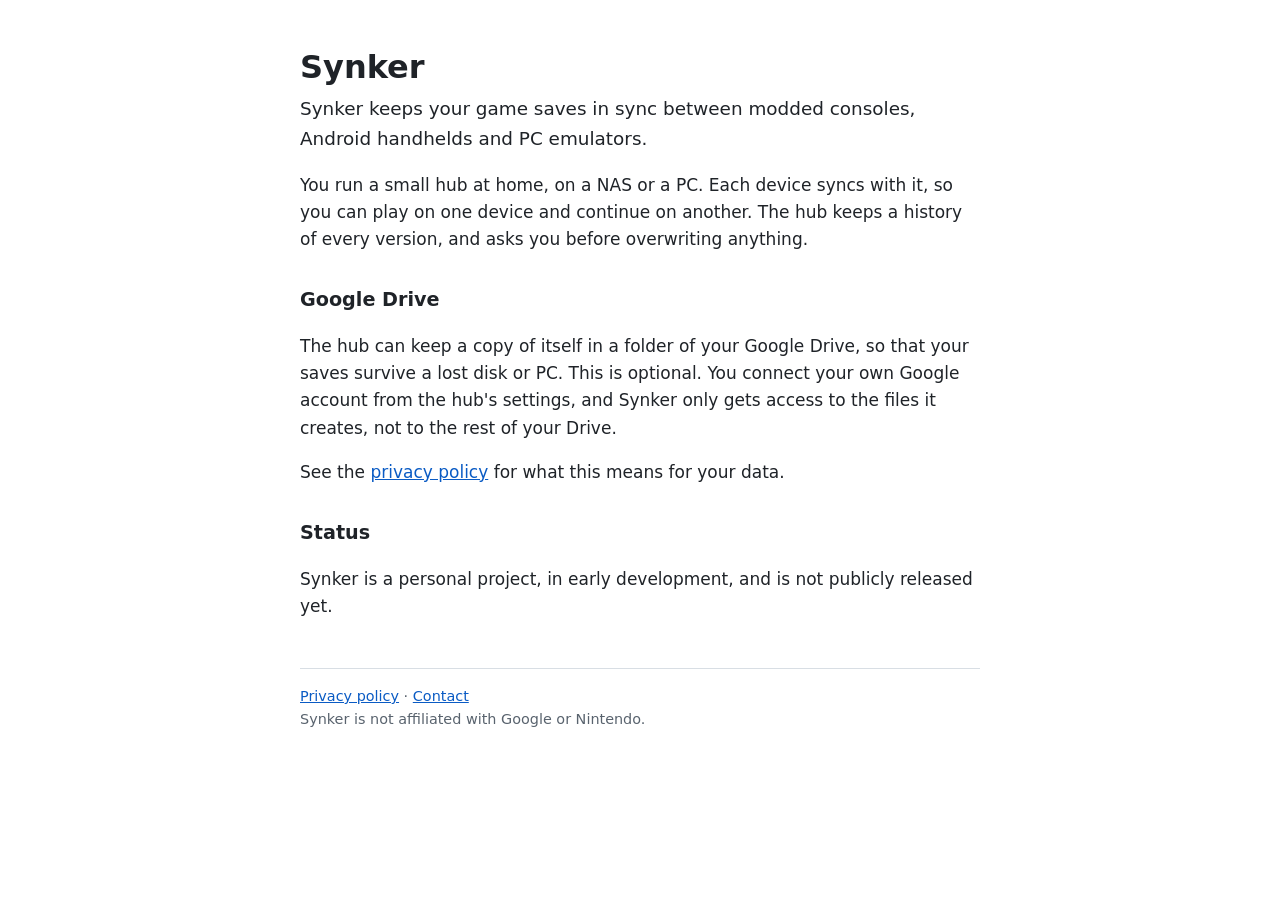
<file: index.html>
<!doctype html>
<html lang="en">
<head>
  <meta charset="utf-8">
  <meta name="viewport" content="width=device-width, initial-scale=1">
  <title>Synker</title>
  <meta name="description" content="Synker keeps game saves in sync between modded consoles, Android handhelds and PC emulators.">
  <link rel="stylesheet" href="style.css">
</head>
<body>
  <main>
    <h1>Synker</h1>
    <p class="lead">Synker keeps your game saves in sync between modded consoles, Android handhelds and PC emulators.</p>

    <p>You run a small hub at home, on a NAS or a PC. Each device syncs with it, so you can play on one device and continue on another. The hub keeps a history of every version, and asks you before overwriting anything.</p>

    <h2>Google Drive</h2>
    <p>The hub can keep a copy of itself in a folder of your Google Drive, so that your saves survive a lost disk or PC. This is optional. You connect your own Google account from the hub's settings, and Synker only gets access to the files it creates, not to the rest of your Drive.</p>
    <p>See the <a href="privacy.html">privacy policy</a> for what this means for your data.</p>

    <h2>Status</h2>
    <p>Synker is a personal project, in early development, and is not publicly released yet.</p>

    <footer>
      <a href="privacy.html">Privacy policy</a> · <a href="https://github.com/tutur1307/Synker-site/issues">Contact</a><br>
      Synker is not affiliated with Google or Nintendo.
    </footer>
  </main>
</body>
</html>
</file>
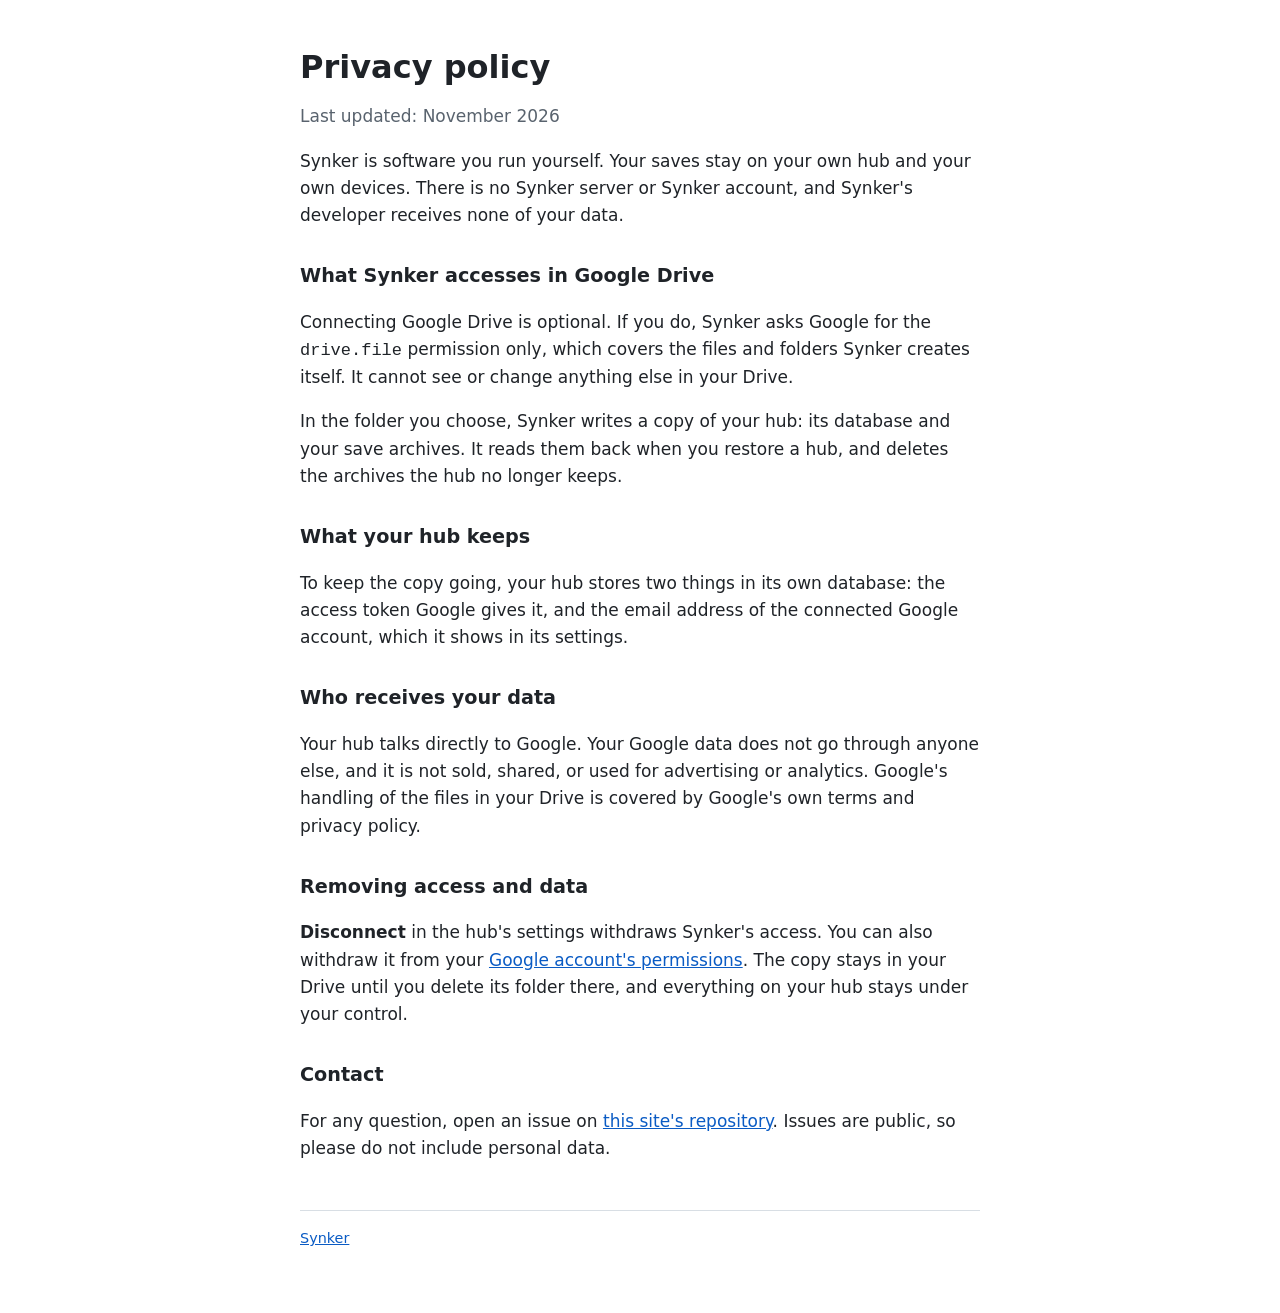
<file: privacy.html>
<!doctype html>
<html lang="en">
<head>
  <meta charset="utf-8">
  <meta name="viewport" content="width=device-width, initial-scale=1">
  <title>Synker privacy policy</title>
  <meta name="description" content="How Synker handles your data and your Google Drive access.">
  <link rel="stylesheet" href="style.css">
</head>
<body>
  <main>
    <h1>Privacy policy</h1>
    <p class="muted">Last updated: November 2026</p>

    <p>Synker is software you run yourself. Your saves stay on your own hub and your own devices. There is no Synker server or Synker account, and Synker's developer receives none of your data.</p>

    <h2>What Synker accesses in Google Drive</h2>
    <p>Connecting Google Drive is optional. If you do, Synker asks Google for the <code>drive.file</code> permission only, which covers the files and folders Synker creates itself. It cannot see or change anything else in your Drive.</p>
    <p>In the folder you choose, Synker writes a copy of your hub: its database and your save archives. It reads them back when you restore a hub, and deletes the archives the hub no longer keeps.</p>

    <h2>What your hub keeps</h2>
    <p>To keep the copy going, your hub stores two things in its own database: the access token Google gives it, and the email address of the connected Google account, which it shows in its settings.</p>

    <h2>Who receives your data</h2>
    <p>Your hub talks directly to Google. Your Google data does not go through anyone else, and it is not sold, shared, or used for advertising or analytics. Google's handling of the files in your Drive is covered by Google's own terms and privacy policy.</p>

    <h2>Removing access and data</h2>
    <p><strong>Disconnect</strong> in the hub's settings withdraws Synker's access. You can also withdraw it from your <a href="https://myaccount.google.com/permissions">Google account's permissions</a>. The copy stays in your Drive until you delete its folder there, and everything on your hub stays under your control.</p>

    <h2>Contact</h2>
    <p>For any question, open an issue on <a href="https://github.com/tutur1307/Synker-site/issues">this site's repository</a>. Issues are public, so please do not include personal data.</p>

    <footer>
      <a href="./">Synker</a>
    </footer>
  </main>
</body>
</html>
</file>
<file: style.css>
:root {
  color-scheme: light dark;
  --bg: #ffffff;
  --text: #1f2328;
  --muted: #59636e;
  --link: #0a5bc4;
  --line: #d8dee4;
}
@media (prefers-color-scheme: dark) {
  :root {
    --bg: #15181c;
    --text: #e6e9ec;
    --muted: #9aa4ae;
    --link: #79b0f5;
    --line: #2f353b;
  }
}
body {
  margin: 0;
  background: var(--bg);
  color: var(--text);
  font: 17px/1.6 system-ui, -apple-system, "Segoe UI", Roboto, sans-serif;
}
main {
  max-width: 680px;
  margin: 0 auto;
  padding: 48px 16px 64px;
}
h1 { font-size: 2rem; line-height: 1.2; margin: 0 0 8px; }
h2 { font-size: 1.2rem; margin: 32px 0 8px; }
a { color: var(--link); }
.lead { font-size: 1.15rem; margin-top: 0; }
.muted { color: var(--muted); }
footer {
  margin-top: 48px;
  padding-top: 16px;
  border-top: 1px solid var(--line);
  color: var(--muted);
  font-size: 0.9rem;
}
</file>
